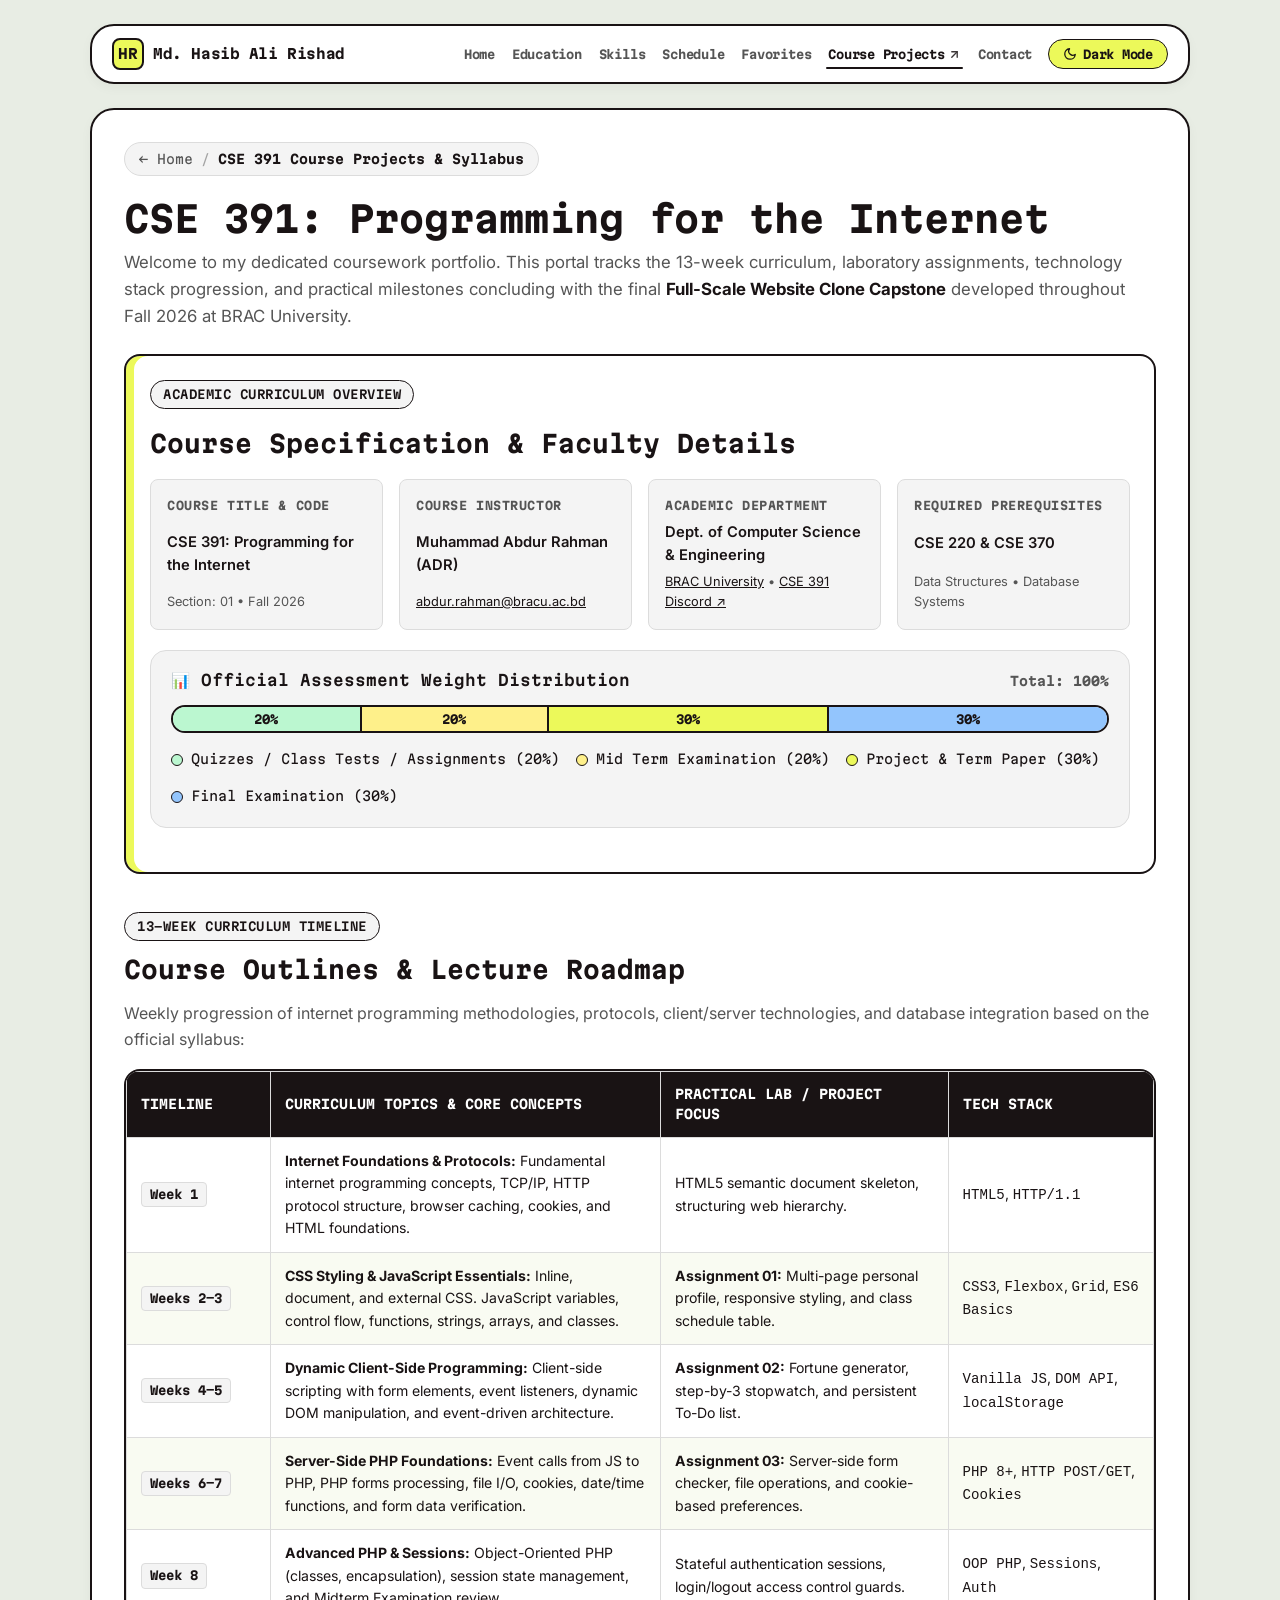
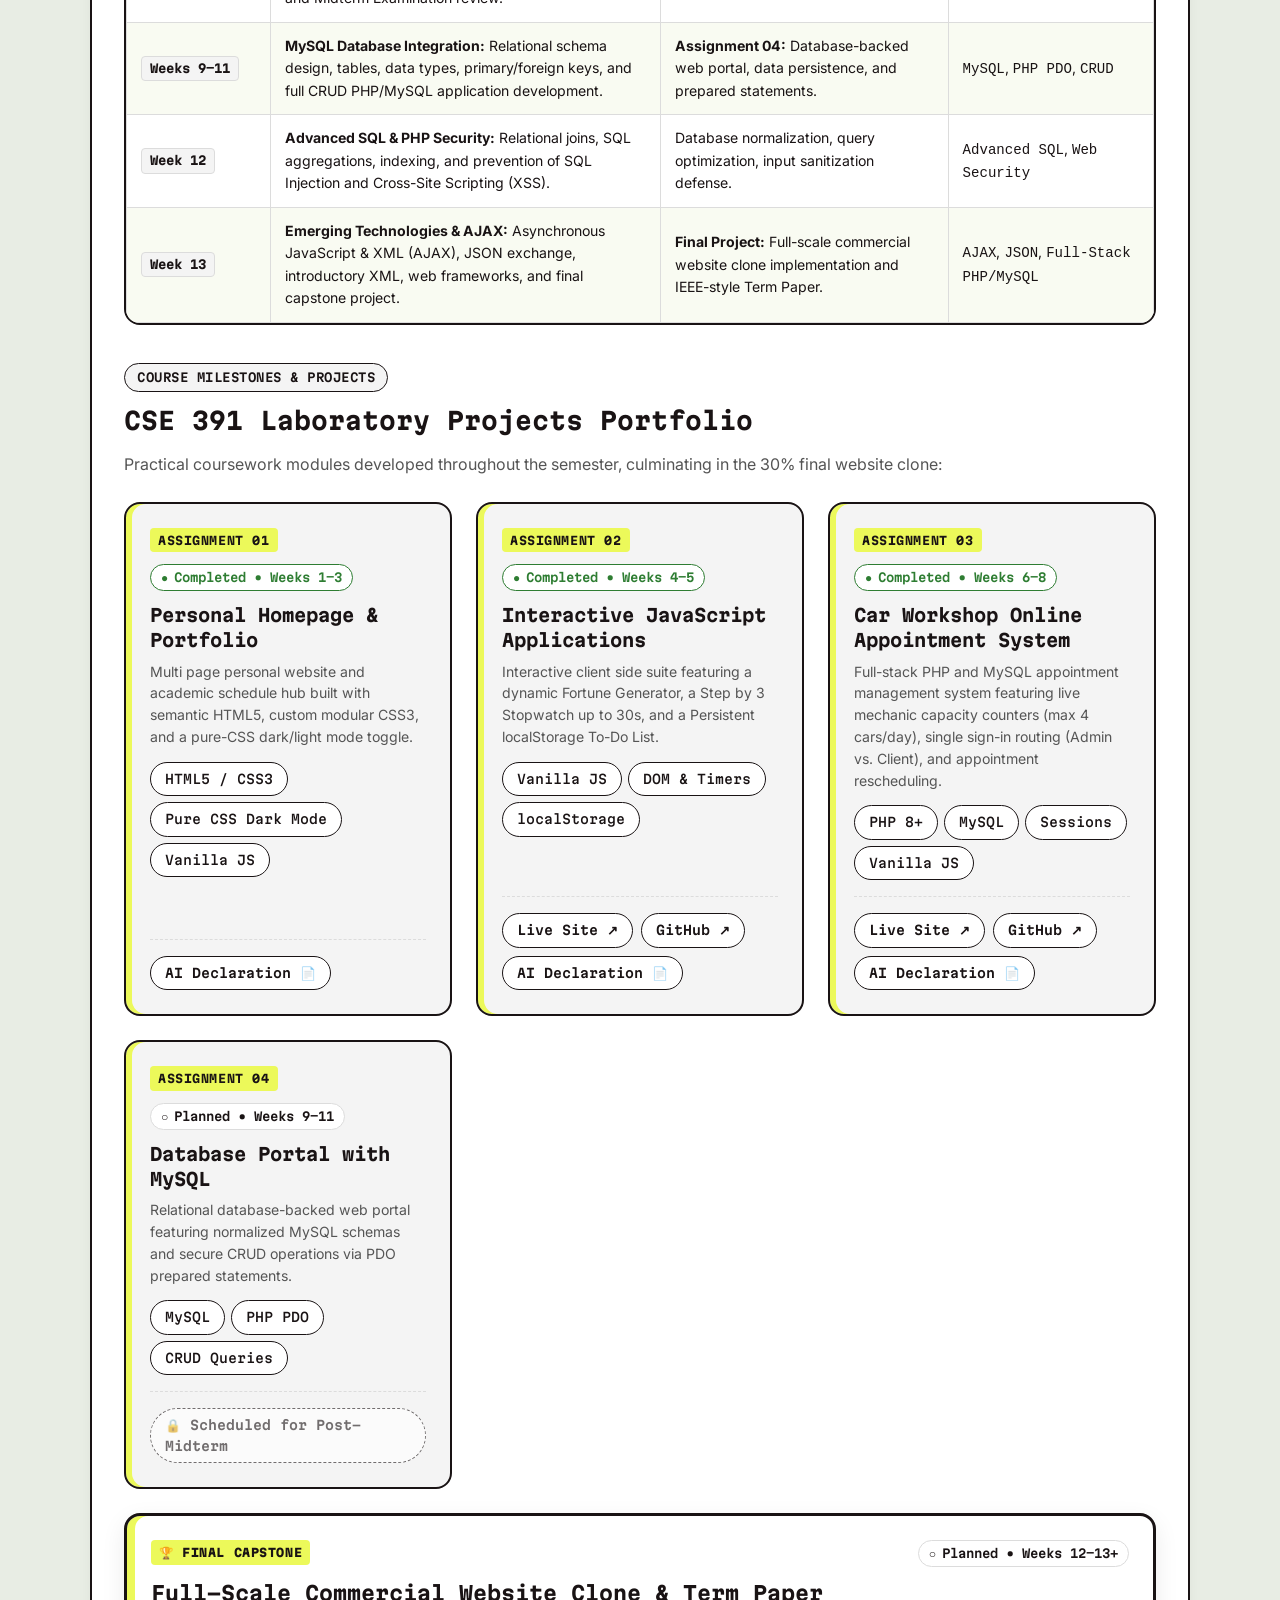
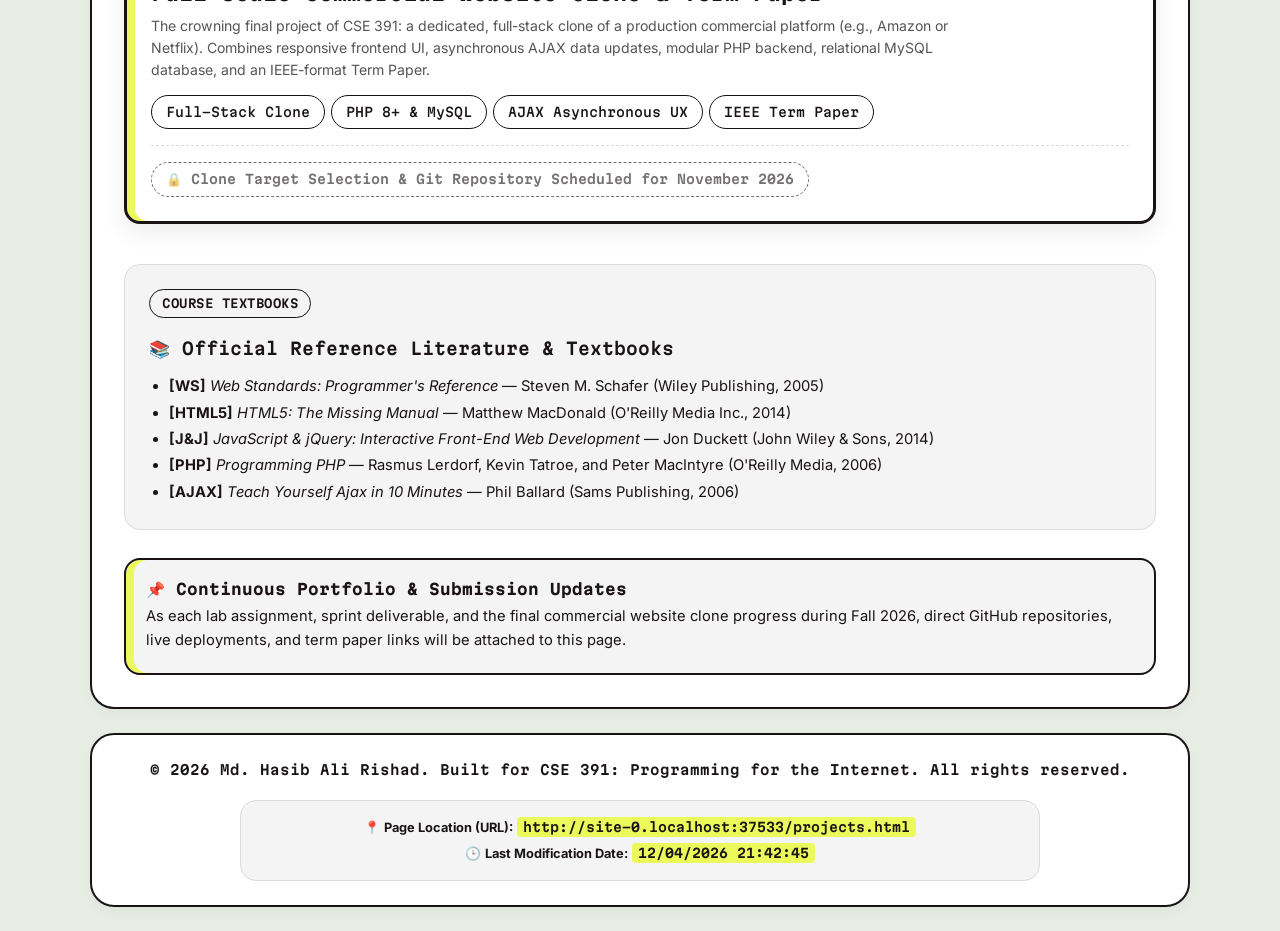
<file: projects.html>
<!DOCTYPE html>
<html lang="en">
<head>
    <!-- 1. Document Metadata & Character Encoding -->
    <meta charset="UTF-8">
    <meta name="viewport" content="width=device-width, initial-scale=1.0">
    <meta name="description" content="CSE 391: Programming for the Internet - Course Syllabus, Projects &amp; Capstone Clone Portfolio by Md. Hasib Ali Rishad">
    <meta name="author" content="Md. Hasib Ali Rishad">
    <title>Course Projects &amp; Syllabus | CSE 391 | Md. Hasib Ali Rishad</title>

    <!-- 2. Brand Favicons -->
    <link rel="icon" type="image/svg+xml" href="images/favicon.svg">
    <link rel="icon" type="image/png" sizes="64x64" href="images/favicon.png">
    <link rel="apple-touch-icon" href="images/favicon-256.png">

    <!-- 3. External Stylesheet -->
    <link rel="stylesheet" href="style.css">
</head>
<body>

    <!-- Pure CSS Dark/Light Mode State Checkbox + Immediate Theme Restore -->
    <input type="checkbox" id="theme-toggle" class="theme-toggle-input" aria-label="Toggle dark and light theme">
    <script>
        if (localStorage.getItem("site-theme") === "dark") {
            document.getElementById("theme-toggle").checked = true;
        }
    </script>

    <div class="theme-wrapper">
        <div class="page-wrapper">

            <!-- ==================================================================
                 Section 1: Site Header & Main Navigation
                 ================================================================== -->
            <header class="site-header">
                <!-- Pure CSS Mobile Drawer State Checkbox -->
                <input type="checkbox" id="nav-toggle" class="nav-toggle-input" aria-label="Toggle navigation menu">

                <a href="index.html" class="brand-badge" title="Md. Hasib Ali Rishad Homepage">
                    <span class="brand-logo">HR</span>
                    <span class="brand-name">Md. Hasib Ali Rishad</span>
                </a>

                <nav class="site-nav" aria-label="Main Navigation">
                    <a href="index.html" class="nav-link">Home</a>
                    <a href="index.html#education" class="nav-link">Education</a>
                    <a href="index.html#skills" class="nav-link">Skills</a>
                    <a href="index.html#schedule" class="nav-link">Schedule</a>
                    <a href="index.html#favorites" class="nav-link">Favorites</a>
                    <a href="projects.html" class="nav-link active" aria-current="page" title="CSE 391 Course Projects Subpage">
                        <span>Course Projects</span>
                        <svg class="subpage-arrow" width="13" height="13" viewBox="0 0 24 24" fill="none" stroke="currentColor" stroke-width="2.5" stroke-linecap="round" stroke-linejoin="round" aria-hidden="true">
                            <path d="M7 17L17 7"></path>
                            <path d="M7 7h10v10"></path>
                        </svg>
                    </a>
                    <a href="index.html#contact" class="nav-link">Contact</a>
                </nav>

                <!-- Far-Right Controls: Theme Pill Button & Mobile Hamburger -->
                <div class="header-actions">
                    <label for="theme-toggle" class="theme-toggle-label" title="Toggle Dark and Light Mode">
                        <span class="toggle-text-dark">
                            <svg width="14" height="14" viewBox="0 0 24 24" fill="none" stroke="currentColor" stroke-width="2.2" stroke-linecap="round" stroke-linejoin="round" aria-hidden="true">
                                <path d="M21 12.79A9 9 0 1 1 11.21 3 7 7 0 0 0 21 12.79z"></path>
                            </svg>
                            <span>Dark<span class="mode-word"> Mode</span></span>
                        </span>
                        <span class="toggle-text-light">
                            <svg width="14" height="14" viewBox="0 0 24 24" fill="none" stroke="currentColor" stroke-width="2.2" stroke-linecap="round" stroke-linejoin="round" aria-hidden="true">
                                <circle cx="12" cy="12" r="5"></circle>
                                <line x1="12" y1="1" x2="12" y2="3"></line>
                                <line x1="12" y1="21" x2="12" y2="23"></line>
                                <line x1="4.22" y1="4.22" x2="5.64" y2="5.64"></line>
                                <line x1="18.36" y1="18.36" x2="19.78" y2="19.78"></line>
                                <line x1="1" y1="12" x2="3" y2="12"></line>
                                <line x1="21" y1="12" x2="23" y2="12"></line>
                                <line x1="4.22" y1="19.78" x2="5.64" y2="18.36"></line>
                                <line x1="18.36" y1="5.64" x2="19.78" y2="4.22"></line>
                            </svg>
                            <span>Light<span class="mode-word"> Mode</span></span>
                        </span>
                    </label>

                    <label for="nav-toggle" class="nav-hamburger" title="Toggle navigation menu">
                        <span class="hamburger-bar"></span>
                        <span class="hamburger-bar"></span>
                        <span class="hamburger-bar"></span>
                    </label>
                </div>
            </header>

            <main>
                <section class="content-section">
                    <!-- ==============================================================
                         Section 2: Breadcrumb Navigation & Page Introduction
                         ============================================================== -->
                    <nav class="breadcrumb-nav" aria-label="Breadcrumb">
                        <ol class="breadcrumb-list">
                            <li class="breadcrumb-item"><a href="index.html">← Home</a></li>
                            <li class="breadcrumb-separator" aria-hidden="true">/</li>
                            <li class="breadcrumb-item active" aria-current="page">CSE 391 Course Projects &amp; Syllabus</li>
                        </ol>
                    </nav>

                    <h1>CSE 391: Programming for the Internet</h1>

                    <p style="font-size: 1.05rem; line-height: 1.6; margin-top: 8px;">
                        Welcome to my dedicated coursework portfolio. This portal tracks the 13-week curriculum, laboratory assignments, technology stack progression, and practical milestones concluding with the final <strong>Full-Scale Website Clone Capstone</strong> developed throughout Fall 2026 at BRAC University.
                    </p>

                    <!-- ==============================================================
                         Section 3: Course Specification & Assessment Weight Distribution
                         ============================================================== -->
                    <div class="course-overview-panel">
                        <span class="section-pill">Academic Curriculum Overview</span>
                        <h2 style="margin: 6px 0 12px 0;">Course Specification &amp; Faculty Details</h2>

                        <div class="course-meta-grid">
                            <div class="course-meta-card">
                                <span class="course-meta-label">Course Title &amp; Code</span>
                                <span class="course-meta-val">CSE 391: Programming for the Internet</span>
                                <span class="course-meta-sub">Section: 01 • Fall 2026</span>
                            </div>

                            <div class="course-meta-card">
                                <span class="course-meta-label">Course Instructor</span>
                                <span class="course-meta-val">Muhammad Abdur Rahman (ADR)</span>
                                <span class="course-meta-sub">
                                    <a href="mailto:abdur.rahman@bracu.ac.bd">abdur.rahman@bracu.ac.bd</a>
                                </span>
                            </div>

                            <div class="course-meta-card">
                                <span class="course-meta-label">Academic Department</span>
                                <span class="course-meta-val">Dept. of Computer Science &amp; Engineering</span>
                                <span class="course-meta-sub">
                                    <a href="https://www.bracu.ac.bd" target="_blank" rel="noopener noreferrer">BRAC University</a> •
                                    <a href="https://discord.gg/XfFEww3kM" target="_blank" rel="noopener noreferrer">CSE 391 Discord ↗</a>
                                </span>
                            </div>

                            <div class="course-meta-card">
                                <span class="course-meta-label">Required Prerequisites</span>
                                <span class="course-meta-val">CSE 220 &amp; CSE 370</span>
                                <span class="course-meta-sub">Data Structures • Database Systems</span>
                            </div>
                        </div>

                        <div class="grade-breakdown-box">
                            <div class="grade-header-row">
                                <h3 class="grade-header-title">
                                    📊 Official Assessment Weight Distribution
                                </h3>
                                <span class="grade-header-total">Total: 100%</span>
                            </div>

                            <div class="grade-breakdown-bar" title="Quizzes/Class Tests/Assignments: 20%, Mid Term Examination: 20%, Project &amp; Term Paper: 30%, Final: 30%">
                                <div class="grade-segment seg-assignments" title="Quizzes/Class Tests/Assignments: 20%">20%</div>
                                <div class="grade-segment seg-midterm" title="Mid Term Examination: 20%">20%</div>
                                <div class="grade-segment seg-project" title="Project &amp; Term Paper: 30%">30%</div>
                                <div class="grade-segment seg-final" title="Final Examination: 30%">30%</div>
                            </div>

                            <div class="grade-legend">
                                <div class="grade-legend-item">
                                    <span class="grade-dot dot-assignments"></span>
                                    <span>Quizzes / Class Tests / Assignments (20%)</span>
                                </div>
                                <div class="grade-legend-item">
                                    <span class="grade-dot dot-midterm"></span>
                                    <span>Mid Term Examination (20%)</span>
                                </div>
                                <div class="grade-legend-item">
                                    <span class="grade-dot dot-project"></span>
                                    <span>Project &amp; Term Paper (30%)</span>
                                </div>
                                <div class="grade-legend-item">
                                    <span class="grade-dot dot-final"></span>
                                    <span>Final Examination (30%)</span>
                                </div>
                            </div>
                        </div>
                    </div>

                    <!-- ==============================================================
                         Section 4: 13-Week Course Outline & Lecture Roadmap Table
                         ============================================================== -->
                    <div class="subpage-block">
                        <span class="section-pill">13-Week Curriculum Timeline</span>
                        <h2>Course Outlines &amp; Lecture Roadmap</h2>
                        <p>
                            Weekly progression of internet programming methodologies, protocols, client/server technologies, and database integration based on the official syllabus:
                        </p>

                        <div class="table-responsive">
                            <table class="syllabus-table" aria-label="13-Week CSE 391 Course Outline and Lab Progression">
                                <thead>
                                    <tr>
                                        <th scope="col" style="width: 14%;">Timeline</th>
                                        <th scope="col" style="width: 38%;">Curriculum Topics &amp; Core Concepts</th>
                                        <th scope="col" style="width: 28%;">Practical Lab / Project Focus</th>
                                        <th scope="col" style="width: 20%;">Tech Stack</th>
                                    </tr>
                                </thead>
                                <tbody>
                                    <tr>
                                        <td><span class="syllabus-week-badge">Week 1</span></td>
                                        <td>
                                            <strong>Internet Foundations &amp; Protocols:</strong> Fundamental internet programming concepts, TCP/IP, HTTP protocol structure, browser caching, cookies, and HTML foundations.
                                        </td>
                                        <td>HTML5 semantic document skeleton, structuring web hierarchy.</td>
                                        <td><code>HTML5</code>, <code>HTTP/1.1</code></td>
                                    </tr>
                                    <tr>
                                        <td><span class="syllabus-week-badge">Weeks 2–3</span></td>
                                        <td>
                                            <strong>CSS Styling &amp; JavaScript Essentials:</strong> Inline, document, and external CSS. JavaScript variables, control flow, functions, strings, arrays, and classes.
                                        </td>
                                        <td>
                                            <strong>Assignment 01:</strong> Multi-page personal profile, responsive styling, and class schedule table.
                                        </td>
                                        <td><code>CSS3</code>, <code>Flexbox</code>, <code>Grid</code>, <code>ES6 Basics</code></td>
                                    </tr>
                                    <tr>
                                        <td><span class="syllabus-week-badge">Weeks 4–5</span></td>
                                        <td>
                                            <strong>Dynamic Client-Side Programming:</strong> Client-side scripting with form elements, event listeners, dynamic DOM manipulation, and event-driven architecture.
                                        </td>
                                        <td>
                                            <strong>Assignment 02:</strong> Fortune generator, step-by-3 stopwatch, and persistent To-Do list.
                                        </td>
                                        <td><code>Vanilla JS</code>, <code>DOM API</code>, <code>localStorage</code></td>
                                    </tr>
                                    <tr>
                                        <td><span class="syllabus-week-badge">Weeks 6–7</span></td>
                                        <td>
                                            <strong>Server-Side PHP Foundations:</strong> Event calls from JS to PHP, PHP forms processing, file I/O, cookies, date/time functions, and form data verification.
                                        </td>
                                        <td>
                                            <strong>Assignment 03:</strong> Server-side form checker, file operations, and cookie-based preferences.
                                        </td>
                                        <td><code>PHP 8+</code>, <code>HTTP POST/GET</code>, <code>Cookies</code></td>
                                    </tr>
                                    <tr>
                                        <td><span class="syllabus-week-badge">Week 8</span></td>
                                        <td>
                                            <strong>Advanced PHP &amp; Sessions:</strong> Object-Oriented PHP (classes, encapsulation), session state management, and Midterm Examination review.
                                        </td>
                                        <td>Stateful authentication sessions, login/logout access control guards.</td>
                                        <td><code>OOP PHP</code>, <code>Sessions</code>, <code>Auth</code></td>
                                    </tr>
                                    <tr>
                                        <td><span class="syllabus-week-badge">Weeks 9–11</span></td>
                                        <td>
                                            <strong>MySQL Database Integration:</strong> Relational schema design, tables, data types, primary/foreign keys, and full CRUD PHP/MySQL application development.
                                        </td>
                                        <td>
                                            <strong>Assignment 04:</strong> Database-backed web portal, data persistence, and prepared statements.
                                        </td>
                                        <td><code>MySQL</code>, <code>PHP PDO</code>, <code>CRUD</code></td>
                                    </tr>
                                    <tr>
                                        <td><span class="syllabus-week-badge">Week 12</span></td>
                                        <td>
                                            <strong>Advanced SQL &amp; PHP Security:</strong> Relational joins, SQL aggregations, indexing, and prevention of SQL Injection and Cross-Site Scripting (XSS).
                                        </td>
                                        <td>Database normalization, query optimization, input sanitization defense.</td>
                                        <td><code>Advanced SQL</code>, <code>Web Security</code></td>
                                    </tr>
                                    <tr>
                                        <td><span class="syllabus-week-badge">Week 13</span></td>
                                        <td>
                                            <strong>Emerging Technologies &amp; AJAX:</strong> Asynchronous JavaScript &amp; XML (AJAX), JSON exchange, introductory XML, web frameworks, and final capstone project.
                                        </td>
                                        <td>
                                            <strong>Final Project:</strong> Full-scale commercial website clone implementation and IEEE-style Term Paper.
                                        </td>
                                        <td><code>AJAX</code>, <code>JSON</code>, <code>Full-Stack PHP/MySQL</code></td>
                                    </tr>
                                </tbody>
                            </table>
                        </div>
                    </div>

                    <!-- ==============================================================
                         Section 5: CSE 391 Laboratory Projects & Capstone Showcase
                         ============================================================== -->
                    <div class="subpage-block">
                        <span class="section-pill">Course Milestones &amp; Projects</span>
                        <h2>CSE 391 Laboratory Projects Portfolio</h2>
                        <p>
                            Practical coursework modules developed throughout the semester, culminating in the 30% final website clone:
                        </p>

                        <div class="project-grid">
                            <!-- Card 1: Assignment 01 (Completed) -->
                            <article class="project-card completed">
                                <div>
                                    <div class="project-card-top">
                                        <span class="project-milestone-tag">Assignment 01</span>
                                        <span class="project-status-pill status-active">
                                            <span>●</span> Completed • Weeks 1–3
                                        </span>
                                    </div>

                                    <h3 class="project-title">Personal Homepage &amp; Portfolio</h3>

                                    <p class="project-desc">
                                        Multi page personal website and academic schedule hub built with semantic HTML5, custom modular CSS3, and a pure-CSS dark/light mode toggle.
                                    </p>

                                    <div class="project-tags-container">
                                        <span class="skill-pill">HTML5 / CSS3</span>
                                        <span class="skill-pill">Pure CSS Dark Mode</span>
                                        <span class="skill-pill">Vanilla JS</span>
                                    </div>
                                </div>

                                <div class="project-actions">
                                    <a href="docs/AI_Declaration.txt" target="_blank" rel="noopener noreferrer" class="btn-project-link">
                                        AI Declaration 📄
                                    </a>
                                </div>
                            </article>

                            <!-- Card 2: Assignment 02 (Completed) -->
                            <article class="project-card completed">
                                <div>
                                    <div class="project-card-top">
                                        <span class="project-milestone-tag">Assignment 02</span>
                                        <span class="project-status-pill status-active">
                                            <span>●</span> Completed • Weeks 4–5
                                        </span>
                                    </div>

                                    <h3 class="project-title">Interactive JavaScript Applications</h3>

                                    <p class="project-desc">
                                        Interactive client side suite featuring a dynamic Fortune Generator, a Step by 3 Stopwatch up to 30s, and a Persistent localStorage To-Do List.
                                    </p>

                                    <div class="project-tags-container">
                                        <span class="skill-pill">Vanilla JS</span>
                                        <span class="skill-pill">DOM &amp; Timers</span>
                                        <span class="skill-pill">localStorage</span>
                                    </div>
                                </div>

                                <div class="project-actions">
                                    <a href="https://hasib-ali-rishad.github.io/CSE391-Assignment-02/" target="_blank" rel="noopener noreferrer" class="btn-project-link">
                                        Live Site ↗
                                    </a>
                                    <a href="https://github.com/HASIB-ALI-RISHAD/CSE391-Assignment-02" target="_blank" rel="noopener noreferrer" class="btn-project-link">
                                        GitHub ↗
                                    </a>
                                    <a href="https://hasib-ali-rishad.github.io/CSE391-Assignment-02/docs/AI_Declaration.txt" target="_blank" rel="noopener noreferrer" class="btn-project-link">
                                        AI Declaration 📄
                                    </a>
                                </div>
                            </article>

                            <!-- Card 3: Assignment 03 (Completed) -->
                            <article class="project-card completed">
                                <div>
                                    <div class="project-card-top">
                                        <span class="project-milestone-tag">Assignment 03</span>
                                        <span class="project-status-pill status-active">
                                            <span>●</span> Completed • Weeks 6–8
                                        </span>
                                    </div>

                                    <h3 class="project-title">Car Workshop Online Appointment System</h3>

                                    <p class="project-desc">
                                        Full-stack PHP and MySQL appointment management system featuring live mechanic capacity counters (max 4 cars/day), single sign-in routing (Admin vs. Client), and appointment rescheduling.
                                    </p>

                                    <div class="project-tags-container">
                                        <span class="skill-pill">PHP 8+</span>
                                        <span class="skill-pill">MySQL</span>
                                        <span class="skill-pill">Sessions</span>
                                        <span class="skill-pill">Vanilla JS</span>
                                    </div>
                                </div>

                                <div class="project-actions">
                                    <a href="https://hr-workshop.freehosting.dev/" target="_blank" rel="noopener noreferrer" class="btn-project-link">
                                        Live Site ↗
                                    </a>
                                    <a href="https://github.com/HASIB-ALI-RISHAD/CSE391-Assignment-03" target="_blank" rel="noopener noreferrer" class="btn-project-link">
                                        GitHub ↗
                                    </a>
                                    <a href="https://github.com/HASIB-ALI-RISHAD/CSE391-Assignment-03/blob/main/docs/AI_Declaration.txt" target="_blank" rel="noopener noreferrer" class="btn-project-link">
                                        AI Declaration 📄
                                    </a>
                                </div>
                            </article>

                            <!-- Card 4: Assignment 04 (Planned) -->
                            <article class="project-card">
                                <div>
                                    <div class="project-card-top">
                                        <span class="project-milestone-tag">Assignment 04</span>
                                        <span class="project-status-pill">
                                            <span>○</span> Planned • Weeks 9–11
                                        </span>
                                    </div>

                                    <h3 class="project-title">Database Portal with MySQL</h3>

                                    <p class="project-desc">
                                        Relational database-backed web portal featuring normalized MySQL schemas and secure CRUD operations via PDO prepared statements.
                                    </p>

                                    <div class="project-tags-container">
                                        <span class="skill-pill">MySQL</span>
                                        <span class="skill-pill">PHP PDO</span>
                                        <span class="skill-pill">CRUD Queries</span>
                                    </div>
                                </div>

                                <div class="project-actions">
                                    <span class="btn-project-link disabled">
                                        🔒 Scheduled for Post-Midterm
                                    </span>
                                </div>
                            </article>

                            <!-- Card 5: Final Capstone Project (30% Weight) -->
                            <article class="project-card capstone-featured">
                                <div>
                                    <div class="project-card-top">
                                        <span class="project-milestone-tag" style="font-weight: 800;">
                                            🏆 Final Capstone
                                        </span>
                                        <span class="project-status-pill">
                                            <span>○</span> Planned • Weeks 12–13+
                                        </span>
                                    </div>

                                    <h3 class="project-title" style="font-size: 1.25rem;">
                                        Full-Scale Commercial Website Clone &amp; Term Paper
                                    </h3>

                                    <p class="project-desc" style="max-width: 820px;">
                                        The crowning final project of CSE 391: a dedicated, full-stack clone of a production commercial platform (e.g., Amazon or Netflix). Combines responsive frontend UI, asynchronous AJAX data updates, modular PHP backend, relational MySQL database, and an IEEE-format Term Paper.
                                    </p>

                                    <div class="project-tags-container">
                                        <span class="skill-pill">Full-Stack Clone</span>
                                        <span class="skill-pill">PHP 8+ &amp; MySQL</span>
                                        <span class="skill-pill">AJAX Asynchronous UX</span>
                                        <span class="skill-pill">IEEE Term Paper</span>
                                    </div>
                                </div>

                                <div class="project-actions">
                                    <span class="btn-project-link disabled">
                                        🔒 Clone Target Selection &amp; Git Repository Scheduled for November 2026
                                    </span>
                                </div>
                            </article>
                        </div>
                    </div>

                    <!-- ==============================================================
                         Section 6: Official Reference Literature & Portfolio Notice
                         ============================================================== -->
                    <div class="reference-box">
                        <span class="section-pill">Course Textbooks</span>
                        <h3 class="reference-heading">
                            📚 Official Reference Literature &amp; Textbooks
                        </h3>
                        <ul class="reference-list">
                            <li><strong>[WS]</strong> <em>Web Standards: Programmer's Reference</em> — Steven M. Schafer (Wiley Publishing, 2005)</li>
                            <li><strong>[HTML5]</strong> <em>HTML5: The Missing Manual</em> — Matthew MacDonald (O'Reilly Media Inc., 2014)</li>
                            <li><strong>[J&amp;J]</strong> <em>JavaScript &amp; jQuery: Interactive Front-End Web Development</em> — Jon Duckett (John Wiley &amp; Sons, 2014)</li>
                            <li><strong>[PHP]</strong> <em>Programming PHP</em> — Rasmus Lerdorf, Kevin Tatroe, and Peter MacIntyre (O'Reilly Media, 2006)</li>
                            <li><strong>[AJAX]</strong> <em>Teach Yourself Ajax in 10 Minutes</em> — Phil Ballard (Sams Publishing, 2006)</li>
                        </ul>
                    </div>

                    <div class="portfolio-notice-box">
                        <h4 class="portfolio-notice-title">
                            📌 Continuous Portfolio &amp; Submission Updates
                        </h4>
                        <p class="portfolio-notice-copy">
                            As each lab assignment, sprint deliverable, and the final commercial website clone progress during Fall 2026, direct GitHub repositories, live deployments, and term paper links will be attached to this page.
                        </p>
                    </div>
                </section>
            </main>

            <!-- ==================================================================
                 Section 7: Site Footer & Live Page Metadata
                 ================================================================== -->
            <footer class="site-footer">
                <p class="footer-credits">
                    &copy; 2026 Md. Hasib Ali Rishad. Built for CSE 391: Programming for the Internet. All rights reserved.
                </p>

                <div class="footer-meta-box">
                    <p class="footer-meta-item">
                        📍 <strong>Page Location (URL):</strong> <code id="page-location">Loading location...</code>
                    </p>
                    <p class="footer-meta-item">
                        🕒 <strong>Last Modification Date:</strong> <code id="last-modified">Loading date...</code>
                    </p>
                </div>
            </footer>

        </div><!-- /.page-wrapper -->
    </div><!-- /.theme-wrapper -->

    <!-- ==================================================================
         Section 8: External JavaScript (Page URL, Modified Date & Theme Sync)
         ================================================================== -->
    <script src="script.js"></script>
</body>
</html>
</file>
<file: style.css>
/* ==========================================================================
   CSE 391: Assignment 1 — Personal Homepage & Course Portfolio Stylesheet
   Author: Md. Hasib Ali Rishad (Student ID: 23101389)
   Theme: ZenCrypto Minimalist Palette (Sage Light Mode / Neon-Lime Dark Mode)
   Tech Stack: 100% Vanilla CSS3 (Custom Properties, Grid, Flexbox, Keyframes)
   ========================================================================== */

/* Google Fonts: Martian Mono (Headings & UI) and Inter (Body Copy) */
@import url('https://fonts.googleapis.com/css2?family=Martian+Mono:wght@400;500;600;700&family=Inter:wght@400;500;600&display=swap');

/* --------------------------------------------------------------------------
   1. CSS Custom Properties — Light Mode (Default)
   -------------------------------------------------------------------------- */
:root {
    --bg-page: #e8ede4;             /* Soft light sage page background */
    --card-bg: #ffffff;             /* Crisp white section surface */
    --card-subtle: #f4f4f4;         /* Subtle neutral inner card fill */
    --card-hover: #ffffff;          /* Elevated card hover surface */
    --text-primary: #191314;        /* Deep charcoal primary text */
    --text-muted: #555555;          /* Muted secondary body text */
    --accent-lime: #ecf95a;         /* Signature lime-yellow accent */
    --link-color: #191314;          /* Standard hyperlink text */
    --link-hover: #4a5d00;          /* Olive-lime hyperlink hover */
    --border-color: #191314;        /* Bold structural border */
    --border-subtle: #dcdcdc;       /* Subtle inner divider border */
    --table-head-bg: #191314;       /* Table header background */
    --table-head-text: #ffffff;     /* Table header text */
    --table-stripe: #f9fbf2;        /* Alternating table row tint */
    --table-hover: #f1f7d6;         /* Table row hover highlight */
    --btn-bg: #191314;              /* Primary button hover fill */
    --btn-text: #ffffff;            /* Primary button hover text */
    --photo-card-bg: #ecf95a;       /* Portrait card frame fill */
    --photo-caption: #191314;       /* Portrait caption color */
    --radius-sm: 8px;
    --radius-md: 16px;
    --radius-lg: 24px;
    --radius-pill: 9999px;
    --font-heading: 'Martian Mono', monospace, sans-serif;
    --font-body: 'Inter', -apple-system, BlinkMacSystemFont, 'Segoe UI', Roboto, sans-serif;
    --transition: all 0.25s ease;
}

/* --------------------------------------------------------------------------
   2. CSS Custom Properties — Dark Mode (Bonus Challenge 2: Pure CSS Toggle)
   Activated when the hidden #theme-toggle checkbox is checked.
   -------------------------------------------------------------------------- */
#theme-toggle:checked ~ .theme-wrapper {
    --bg-page: #0f110c;             /* Deep obsidian-olive page background */
    --card-bg: #181b14;             /* Charcoal section card surface */
    --card-subtle: #22271c;         /* Elevated inner container fill */
    --card-hover: #2a3023;          /* Subtle dark card hover state */
    --text-primary: #f4f6f0;        /* High-contrast off-white text */
    --text-muted: #b8c2ad;          /* Readable sage-gray secondary text */
    --accent-lime: #ecf95a;         /* Signature neon-lime accent */
    --link-color: #ecf95a;          /* High-visibility lime links */
    --link-hover: #ffffff;          /* Crisp white link hover */
    --border-color: #ecf95a;        /* Neon-lime structural borders */
    --border-subtle: #363e2d;       /* Muted olive inner border */
    --table-head-bg: #252b1e;       /* Dark olive table header */
    --table-head-text: #ecf95a;     /* Neon-lime table header text */
    --table-stripe: #1d2118;        /* Dark alternating table row */
    --table-hover: #2c3324;         /* Dark table row hover highlight */
    --btn-bg: #ecf95a;              /* Lime button hover fill */
    --btn-text: #191314;            /* Charcoal button hover text */
    --photo-card-bg: #22271c;       /* Dark portrait frame fill */
    --photo-caption: #ecf95a;       /* Lime portrait caption */
}

/* --------------------------------------------------------------------------
   3. Keyframe Animations (Bonus Challenge 3: Pure CSS Visual Motion)
   -------------------------------------------------------------------------- */
@keyframes fadeInUp {
    from {
        opacity: 0;
        transform: translateY(16px);
    }
    to {
        opacity: 1;
        transform: translateY(0);
    }
}

@keyframes pulseDot {
    0% {
        transform: scale(0.95);
        box-shadow: 0 0 0 0 rgba(56, 176, 0, 0.7);
    }
    70% {
        transform: scale(1.1);
        box-shadow: 0 0 0 8px rgba(56, 176, 0, 0);
    }
    100% {
        transform: scale(0.95);
        box-shadow: 0 0 0 0 rgba(56, 176, 0, 0);
    }
}

@keyframes floatCard {
    0%, 100% {
        transform: translateY(0px);
    }
    50% {
        transform: translateY(-6px);
    }
}

/* --------------------------------------------------------------------------
   4. Base Reset, Typography & Page Layout
   -------------------------------------------------------------------------- */
* {
    box-sizing: border-box;
    margin: 0;
    padding: 0;
}

html {
    scroll-behavior: smooth;
}

body {
    font-family: var(--font-body);
    line-height: 1.6;
    background-color: var(--bg-page);
    color: var(--text-primary);
}

/* Full-viewport wrapper carrying CSS custom properties for active theme */
.theme-wrapper {
    min-height: 100vh;
    width: 100%;
    overflow-x: clip;
    background-color: var(--bg-page);
    color: var(--text-primary);
    padding: 24px 16px;
    transition: background-color 0.3s ease, color 0.3s ease;
}

/* Centered max-width container */
.page-wrapper {
    max-width: 1100px;
    margin: 0 auto;
    color: var(--text-primary);
}

h1, h2, h3, h4 {
    font-family: var(--font-heading);
    color: var(--text-primary);
    line-height: 1.25;
}

h1 {
    font-size: 2.25rem;
    font-weight: 700;
    margin-bottom: 8px;
}

h2 {
    font-size: 1.5rem;
    font-weight: 700;
    margin-bottom: 16px;
    display: flex;
    align-items: center;
    gap: 12px;
}

h3 {
    font-size: 1.15rem;
    font-weight: 600;
    margin-bottom: 8px;
}

p {
    margin-bottom: 12px;
    color: var(--text-muted);
}

strong, b {
    color: var(--text-primary);
}

a {
    color: var(--link-color);
    text-decoration: underline;
    transition: var(--transition);
}

a:hover {
    color: var(--link-hover);
}

/* --------------------------------------------------------------------------
   5. Dark / Light Mode Toggle Switch (Bonus Challenge 2)
   -------------------------------------------------------------------------- */
.theme-toggle-input,
.nav-toggle-input {
    display: none;
}

.theme-toggle-label {
    display: inline-flex;
    align-items: center;
    justify-content: center;
    background-color: var(--accent-lime);
    color: #191314;
    border: 1.5px solid #191314;
    padding: 7px 14px;
    border-radius: var(--radius-pill);
    font-family: var(--font-heading);
    font-size: 0.74rem;
    font-weight: 700;
    letter-spacing: -0.02em;
    line-height: 1.2;
    white-space: nowrap;
    cursor: pointer;
    user-select: none;
    transition: var(--transition);
}

.theme-toggle-label:hover {
    background-color: #191314;
    border-color: #191314;
    color: var(--accent-lime);
    transform: translateY(-1px);
    box-shadow: 0 4px 12px rgba(0, 0, 0, 0.12);
}

#theme-toggle:checked ~ .theme-wrapper .theme-toggle-label {
    background-color: var(--accent-lime);
    color: #191314;
    border-color: var(--accent-lime);
}

#theme-toggle:checked ~ .theme-wrapper .theme-toggle-label:hover {
    background-color: #f6ff85;
    border-color: #ffffff;
    color: #191314;
    box-shadow: 0 4px 14px rgba(236, 249, 90, 0.28);
}

/* Swap monochrome moon/sun SVG icons according to active mode */
.toggle-text-dark {
    display: inline-flex;
    align-items: center;
    gap: 6px;
}

.toggle-text-light {
    display: none;
    align-items: center;
    gap: 6px;
}

#theme-toggle:checked ~ .theme-wrapper .toggle-text-dark {
    display: none;
}

#theme-toggle:checked ~ .theme-wrapper .toggle-text-light {
    display: inline-flex;
}

/* --------------------------------------------------------------------------
   6. Site Header, Navigation & Breadcrumbs (Part 1, Item 2)
   -------------------------------------------------------------------------- */
.site-header {
    background-color: var(--card-bg);
    border: 2px solid var(--border-color);
    border-radius: var(--radius-lg);
    padding: 12px 20px;
    margin-bottom: 24px;
    display: flex;
    flex-direction: row;
    align-items: center;
    gap: 14px;
    box-shadow: 0 4px 12px rgba(0, 0, 0, 0.04);
    transition: background-color 0.3s ease, border-color 0.3s ease, box-shadow 0.3s ease;
}

#theme-toggle:checked ~ .theme-wrapper .site-header {
    box-shadow: 0 8px 24px rgba(0, 0, 0, 0.35);
}

.brand-badge {
    display: inline-flex;
    align-items: center;
    gap: 9px;
    text-decoration: none;
    flex-shrink: 0;
}

.brand-badge:hover {
    opacity: 0.88;
}

.brand-logo {
    display: inline-flex;
    align-items: center;
    justify-content: center;
    flex-shrink: 0;
    width: 32px;
    height: 32px;
    background-color: var(--accent-lime);
    color: #191314;
    border: 2px solid #191314;
    border-radius: var(--radius-sm);
    font-family: var(--font-heading);
    font-weight: 700;
    font-size: 0.86rem;
}

.brand-name {
    font-family: var(--font-heading);
    font-size: 0.86rem;
    font-weight: 700;
    letter-spacing: -0.03em;
    color: var(--text-primary);
    white-space: nowrap;
}

/* Navigation links pushed right alongside the Dark Mode pill */
.site-nav {
    display: flex;
    align-items: center;
    margin-left: auto;
    gap: 13px;
}

.nav-link {
    position: relative;
    display: inline-flex;
    align-items: center;
    gap: 3px;
    font-family: var(--font-heading);
    font-size: 0.74rem;
    font-weight: 700;
    letter-spacing: -0.02em;
    text-decoration: none;
    color: var(--text-muted);
    padding: 6px 2px;
    white-space: nowrap;
    transition: color 0.2s ease;
}

.nav-link::after {
    content: "";
    position: absolute;
    left: 0;
    right: 0;
    bottom: 0;
    height: 2px;
    border-radius: 2px;
    background-color: var(--text-primary);
    transform: scaleX(0);
    transform-origin: center;
    transition: transform 0.22s ease, background-color 0.22s ease;
}

#theme-toggle:checked ~ .theme-wrapper .nav-link::after {
    background-color: var(--accent-lime);
}

.nav-link:hover {
    color: var(--text-primary);
}

.nav-link:hover::after {
    transform: scaleX(1);
}

.nav-link.active {
    color: var(--text-primary);
    font-weight: 700;
}

.nav-link.active::after {
    background-color: var(--text-primary);
    transform: scaleX(1);
}

.subpage-arrow {
    flex-shrink: 0;
    opacity: 0.85;
    transition: transform 0.2s ease, opacity 0.2s ease;
}

.nav-link:hover .subpage-arrow {
    opacity: 1;
    transform: translate(1.5px, -1.5px);
}

/* Far-right header controls */
.header-actions {
    display: inline-flex;
    align-items: center;
    gap: 10px;
    flex-shrink: 0;
}

/* Pure-CSS Mobile Hamburger Trigger (hidden on desktop) */
.nav-hamburger {
    display: none;
    flex-direction: column;
    justify-content: center;
    align-items: center;
    gap: 4px;
    width: 38px;
    height: 38px;
    border-radius: 10px;
    border: 1.5px solid var(--border-color);
    background-color: var(--card-subtle);
    cursor: pointer;
    user-select: none;
    transition: var(--transition);
}

.nav-hamburger:hover {
    background-color: var(--accent-lime);
    border-color: #191314;
}

.nav-hamburger:hover .hamburger-bar {
    background-color: #191314;
}

.hamburger-bar {
    display: block;
    width: 18px;
    height: 2px;
    border-radius: 2px;
    background-color: var(--text-primary);
    transition: transform 0.25s ease, opacity 0.2s ease, background-color 0.2s ease;
}

/* Breadcrumb navigation for subpages */
.breadcrumb-nav {
    margin-bottom: 20px;
}

.breadcrumb-list {
    display: inline-flex;
    flex-wrap: wrap;
    align-items: center;
    gap: 8px;
    list-style: none;
    padding: 6px 14px;
    margin: 0;
    font-family: var(--font-heading);
    font-size: 0.8rem;
    background-color: var(--card-subtle);
    border: 1px solid var(--border-subtle);
    border-radius: var(--radius-pill);
}

.breadcrumb-item {
    display: inline-flex;
    align-items: center;
}

.breadcrumb-item a {
    color: var(--text-muted);
    text-decoration: none;
    transition: var(--transition);
}

.breadcrumb-item a:hover {
    color: var(--text-primary);
    text-decoration: underline;
}

.breadcrumb-separator {
    color: var(--text-muted);
    user-select: none;
    opacity: 0.5;
}

.breadcrumb-item.active {
    color: var(--text-primary);
    font-weight: 700;
}

/* --------------------------------------------------------------------------
   7. Content Sections & Tag Pills (Part 1, Items 1 & 4)
   -------------------------------------------------------------------------- */
.content-section {
    background-color: var(--card-bg);
    border: 2px solid var(--border-color);
    border-radius: var(--radius-lg);
    padding: 32px;
    margin-bottom: 24px;
    box-shadow: 0 4px 12px rgba(0, 0, 0, 0.04);
    animation: fadeInUp 0.6s ease-out both;
    transition: background-color 0.3s ease, border-color 0.3s ease;
}

.section-pill {
    display: inline-block;
    background-color: var(--card-subtle);
    border: 1px solid var(--border-color);
    padding: 4px 12px;
    border-radius: var(--radius-pill);
    font-family: var(--font-heading);
    font-size: 0.75rem;
    font-weight: 600;
    text-transform: uppercase;
    letter-spacing: 0.5px;
    margin-bottom: 14px;
    color: var(--text-primary);
}

/* --------------------------------------------------------------------------
   8. Hero Section, Profile Photo & Info Badges (Part 1, Items 1 & 3)
   -------------------------------------------------------------------------- */
.hero-grid {
    display: grid;
    grid-template-columns: 1.4fr 1fr;
    gap: 32px;
    align-items: center;
}

.hero-text {
    display: flex;
    flex-direction: column;
}

.hero-status {
    display: inline-flex;
    align-items: center;
    gap: 8px;
    font-family: var(--font-heading);
    font-size: 0.8rem;
    margin-bottom: 12px;
    color: var(--text-muted);
}

.status-dot {
    width: 10px;
    height: 10px;
    background-color: #38b000;
    border-radius: 50%;
    display: inline-block;
    animation: pulseDot 1.8s infinite;
}

.hero-title {
    font-size: clamp(1.65rem, 3.8vw, 2.45rem);
    font-weight: 700;
    margin-bottom: 8px;
    color: var(--text-primary);
}

.hero-subtitle {
    font-size: 1.1rem;
    color: var(--text-muted);
    margin-bottom: 18px;
}

.hero-bio {
    font-size: 0.98rem;
    line-height: 1.7;
    margin-bottom: 20px;
    color: var(--text-muted);
}

/* Local portrait frame & social profile pills */
.hero-photo-wrapper {
    display: flex;
    flex-direction: column;
    justify-content: center;
    align-items: center;
}

.photo-card {
    background-color: var(--photo-card-bg);
    border: 2px solid var(--border-color);
    border-radius: var(--radius-lg);
    padding: 16px;
    text-align: center;
    max-width: 320px;
    width: 100%;
    animation: floatCard 4s ease-in-out infinite;
    transition: var(--transition);
    box-shadow: 0 4px 16px rgba(0, 0, 0, 0.08);
}

.photo-card:hover {
    transform: translateY(-4px);
}

.profile-img {
    width: 100%;
    height: auto;
    object-fit: contain;
    border-radius: var(--radius-md);
    border: 2px solid var(--border-color);
    display: block;
    background-color: transparent;
}

.photo-caption {
    margin-top: 10px;
    margin-bottom: 0;
    font-family: var(--font-heading);
    font-size: 0.8rem;
    font-weight: 700;
    color: var(--photo-caption);
}

.profile-social-links {
    display: flex;
    flex-wrap: wrap;
    gap: 8px;
    justify-content: center;
    margin-top: 14px;
    max-width: 320px;
    width: 100%;
}

.social-pill-link {
    display: inline-flex;
    align-items: center;
    gap: 6px;
    background-color: var(--card-subtle);
    border: 1px solid var(--border-color);
    padding: 6px 12px;
    border-radius: var(--radius-pill);
    font-family: var(--font-heading);
    font-size: 0.76rem;
    font-weight: 600;
    color: var(--text-primary);
    text-decoration: none;
    transition: var(--transition);
}

.social-pill-link:hover {
    background-color: var(--accent-lime);
    color: #191314;
    border-color: #191314;
    transform: translateY(-2px);
    box-shadow: 0 4px 10px rgba(0, 0, 0, 0.1);
}

/* Personal info badges grid */
.info-badges-grid {
    display: grid;
    grid-template-columns: repeat(auto-fit, minmax(min(100%, 200px), 1fr));
    gap: 12px;
    margin-top: 16px;
}

.info-item {
    background-color: var(--card-subtle);
    border: 1px solid var(--border-subtle);
    border-radius: var(--radius-md);
    padding: 12px 16px;
    min-width: 0;
    transition: var(--transition);
}

.info-item:hover {
    border-color: var(--border-color);
}

.info-label {
    font-family: var(--font-heading);
    font-size: 0.72rem;
    text-transform: uppercase;
    color: var(--text-muted);
    display: block;
    margin-bottom: 4px;
}

.info-value {
    font-size: 0.9rem;
    font-weight: 600;
    color: var(--text-primary);
    overflow-wrap: anywhere;
}

/* --------------------------------------------------------------------------
   9. Favorite Quote & Web Image Card (Part 2, Item 2 & Part 3, Item 1)
   -------------------------------------------------------------------------- */
.quote-container {
    background-color: var(--card-bg);
    border: 2px solid var(--border-color);
    border-radius: var(--radius-lg);
    padding: 24px 28px 24px 34px;
    margin-bottom: 24px;
    box-shadow: inset 8px 0 0 var(--accent-lime), 0 4px 12px rgba(0, 0, 0, 0.04);
    animation: fadeInUp 0.6s ease-out both;
    transition: background-color 0.3s ease, border-color 0.3s ease;
}

.quote-card-inner {
    display: grid;
    grid-template-columns: 220px 1fr;
    gap: 20px;
    align-items: center;
}

.quote-image {
    width: 100%;
    height: 135px;
    object-fit: cover;
    border-radius: var(--radius-sm);
    border: 2px solid var(--border-color);
}

.quote-content {
    display: flex;
    flex-direction: column;
    gap: 6px;
}

.quote-text {
    font-size: 1.12rem;
    font-style: italic;
    font-weight: 500;
    color: var(--text-primary);
    margin: 4px 0 6px 0;
    line-height: 1.5;
}

.quote-author {
    font-family: var(--font-heading);
    font-size: 0.85rem;
    color: var(--text-muted);
    display: block;
}

/* --------------------------------------------------------------------------
   10. Two-Column Feature Cards (Education, Experience & Extracurriculars)
   -------------------------------------------------------------------------- */
.two-col-grid {
    display: grid;
    grid-template-columns: 1fr 1fr;
    gap: 24px;
}

.two-col-grid-spaced {
    margin-top: 20px;
}

.feature-card {
    background-color: var(--card-subtle);
    border: 1px solid var(--border-subtle);
    border-radius: var(--radius-md);
    padding: 20px;
    transition: var(--transition);
}

.feature-card:hover {
    border-color: var(--border-color);
    background-color: var(--card-hover);
    transform: translateY(-3px);
}

.card-degree-title {
    font-size: 1.05rem;
    font-weight: 700;
    color: var(--text-primary);
    margin-bottom: 4px;
}

.card-meta-line {
    margin-bottom: 8px;
}

.card-intro-copy {
    font-size: 0.9rem;
    margin-bottom: 12px;
}

.exp-role-line {
    margin-bottom: 4px;
}

.exp-role-desc {
    font-size: 0.86rem;
    margin-bottom: 12px;
    color: var(--text-muted);
}

.exp-role-desc:last-child {
    margin-bottom: 0;
}

/* --------------------------------------------------------------------------
   11. Technical & Creative Skill Pills (Part 1, Item 4)
   -------------------------------------------------------------------------- */
.skills-container {
    display: flex;
    flex-wrap: wrap;
    gap: 8px;
    margin-top: 12px;
}

.skill-pill {
    background-color: var(--card-bg);
    border: 1px solid var(--border-color);
    padding: 6px 14px;
    border-radius: var(--radius-pill);
    font-family: var(--font-heading);
    font-size: 0.8rem;
    font-weight: 500;
    color: var(--text-primary);
    display: inline-flex;
    align-items: center;
    gap: 6px;
    transition: var(--transition);
}

.skill-pill:hover {
    background-color: var(--accent-lime);
    color: #191314;
    border-color: #191314;
    transform: translateY(-2px);
}

/* --------------------------------------------------------------------------
   12. Weekly Class Schedule Table (Part 3, Items 2 & 3)
   -------------------------------------------------------------------------- */
.table-responsive {
    width: 100%;
    overflow-x: auto;
    -webkit-overflow-scrolling: touch;
    margin: 16px 0;
    border-radius: var(--radius-md);
    border: 2px solid var(--border-color);
}

.custom-table {
    width: 100%;
    min-width: 720px;
    border-collapse: collapse;
    font-size: 0.9rem;
    text-align: left;
    background-color: var(--card-bg);
    color: var(--text-primary);
}

.custom-table thead th {
    background-color: var(--table-head-bg);
    color: var(--table-head-text);
    font-family: var(--font-heading);
    font-size: 0.82rem;
    padding: 14px 16px;
    text-transform: uppercase;
    letter-spacing: 0.5px;
    border: 1px solid var(--border-subtle);
}

.custom-table th,
.custom-table td {
    padding: 12px 16px;
    border: 1px solid var(--border-subtle);
    vertical-align: top;
    color: var(--text-primary);
}

/* Striped alternating rows */
.custom-table tbody tr:nth-child(even) {
    background-color: var(--table-stripe);
}

/* Row hover highlight */
.custom-table tbody tr:hover {
    background-color: var(--table-hover);
    transition: background-color 0.15s ease;
}

.custom-table tfoot td {
    background-color: var(--card-subtle);
    color: var(--text-primary);
    font-family: var(--font-heading);
    font-size: 0.85rem;
    font-weight: 600;
    border-top: 2px solid var(--border-color);
}

/* Schedule cell helper classes */
.custom-table td.time-slot-cell {
    font-weight: 700;
    background-color: var(--card-subtle);
    vertical-align: middle;
}

.custom-table td.empty-slot-cell {
    text-align: center;
    color: var(--text-muted);
    vertical-align: middle;
}

.custom-table td.featured-slot-cell {
    vertical-align: middle;
    border-left: 3px solid var(--accent-lime);
    background-color: var(--card-subtle);
}

.schedule-item {
    display: flex;
    flex-direction: column;
    gap: 3px;
}

.schedule-code {
    font-family: var(--font-heading);
    font-weight: 700;
    color: var(--text-primary);
    font-size: 0.88rem;
}

.schedule-meta {
    font-size: 0.78rem;
    color: var(--text-muted);
    font-weight: 500;
}

.table-desc {
    margin: 4px 0 0 0;
    font-size: 0.82rem;
    color: var(--text-muted);
    line-height: 1.4;
}

.schedule-links-stack {
    display: flex;
    flex-direction: column;
    align-items: flex-start;
    gap: 6px;
    margin-top: 6px;
}

.schedule-links-row {
    display: flex;
    flex-direction: column;
    align-items: flex-start;
    gap: 5px;
    margin-top: 6px;
}

.schedule-links-row .schedule-badge {
    margin-top: 0;
}

.schedule-inline-link {
    font-family: var(--font-body);
    font-size: 0.74rem;
    font-weight: 700;
    color: var(--link-color);
    text-decoration: underline;
    white-space: nowrap;
    width: fit-content;
}

.schedule-badge {
    display: inline-flex;
    align-items: center;
    font-family: var(--font-body);
    font-size: 0.7rem;
    font-weight: 700;
    line-height: 1.3;
    white-space: nowrap;
    background-color: var(--accent-lime);
    color: #191314;
    padding: 2px 9px;
    border-radius: var(--radius-pill);
    border: 1px solid #191314;
    width: fit-content;
    margin-top: 4px;
}

.discord-schedule-link {
    display: inline-flex;
    align-items: center;
    gap: 5px;
    font-family: var(--font-body);
    font-size: 0.7rem;
    font-weight: 700;
    line-height: 1.3;
    white-space: nowrap;
    color: #191314;
    background-color: #ffffff;
    border: 1px solid #191314;
    padding: 2px 9px;
    border-radius: var(--radius-pill);
    text-decoration: none;
    width: fit-content;
    transition: var(--transition);
}

.discord-schedule-link svg {
    flex-shrink: 0;
    color: #5865F2;
    transition: color 0.2s ease;
}

#theme-toggle:checked ~ .theme-wrapper .discord-schedule-link {
    color: var(--text-primary);
    background-color: var(--card-bg);
    border-color: var(--accent-lime);
}

#theme-toggle:checked ~ .theme-wrapper .discord-schedule-link svg {
    color: var(--accent-lime);
}

.discord-schedule-link:hover,
#theme-toggle:checked ~ .theme-wrapper .discord-schedule-link:hover {
    background-color: var(--accent-lime);
    color: #191314;
    border-color: var(--border-color);
    transform: translateY(-1px);
}

.discord-schedule-link:hover svg,
#theme-toggle:checked ~ .theme-wrapper .discord-schedule-link:hover svg {
    color: #191314;
}

/* --------------------------------------------------------------------------
   13. Ordered & Unordered Favorites Lists (Part 2, Item 3)
   -------------------------------------------------------------------------- */
.styled-list {
    margin-left: 20px;
    margin-top: 8px;
    color: var(--text-muted);
}

.styled-list li {
    margin-bottom: 8px;
    padding-left: 6px;
}

.styled-list li strong {
    color: var(--text-primary);
}

/* --------------------------------------------------------------------------
   14. Email Contact Form (Bonus Challenge 1: mailto Submission)
   -------------------------------------------------------------------------- */
.contact-form {
    display: grid;
    grid-template-columns: 1fr 1fr;
    gap: 16px;
    margin-top: 16px;
}

.form-full {
    grid-column: 1 / -1;
}

.form-group {
    display: flex;
    flex-direction: column;
    gap: 6px;
}

.form-group label {
    font-family: var(--font-heading);
    font-size: 0.8rem;
    font-weight: 600;
    color: var(--text-primary);
}

.form-control {
    background-color: var(--card-subtle);
    border: 1px solid var(--border-color);
    border-radius: var(--radius-sm);
    padding: 10px 14px;
    font-family: var(--font-body);
    font-size: 0.9rem;
    color: var(--text-primary);
    transition: var(--transition);
}

.form-control::placeholder {
    color: var(--text-muted);
    opacity: 0.75;
}

.form-control:focus {
    outline: none;
    border-color: var(--accent-lime);
    box-shadow: 0 0 0 3px rgba(236, 249, 90, 0.45);
}

.form-submit-row {
    display: flex;
    justify-content: flex-start;
    margin-top: 8px;
}

.btn-submit {
    background-color: var(--accent-lime);
    color: #191314;
    border: 2px solid var(--border-color);
    padding: 12px 24px;
    border-radius: var(--radius-pill);
    font-family: var(--font-heading);
    font-size: 0.88rem;
    font-weight: 700;
    cursor: pointer;
    transition: var(--transition);
    display: inline-flex;
    align-items: center;
    gap: 8px;
    justify-content: center;
}

.btn-submit:hover {
    background-color: var(--btn-bg);
    color: var(--btn-text);
    transform: translateY(-2px);
}

/* --------------------------------------------------------------------------
   15. Site Footer & Page Metadata Box (Part 3, Item 5 & Part 4, Item 1)
   -------------------------------------------------------------------------- */
.site-footer {
    background-color: var(--card-bg);
    border: 2px solid var(--border-color);
    border-radius: var(--radius-lg);
    padding: 24px 32px;
    margin-top: 24px;
    text-align: center;
    box-shadow: 0 4px 12px rgba(0, 0, 0, 0.04);
}

.footer-credits {
    font-family: var(--font-heading);
    font-size: 0.85rem;
    font-weight: 600;
    color: var(--text-primary);
    margin-bottom: 12px;
}

.footer-meta-box {
    background-color: var(--card-subtle);
    border: 1px solid var(--border-subtle);
    border-radius: var(--radius-md);
    padding: 12px 16px;
    display: inline-block;
    max-width: 800px;
    width: 100%;
    margin-top: 8px;
}

.footer-meta-item {
    font-size: 0.8rem;
    color: var(--text-muted);
    margin: 4px 0;
    word-break: break-all;
}

.footer-meta-item code {
    font-family: var(--font-heading);
    color: #191314;
    background-color: var(--accent-lime);
    padding: 2px 6px;
    border-radius: 4px;
    font-weight: 600;
}

/* --------------------------------------------------------------------------
   16. Course Projects Portfolio Cards (projects.html)
   -------------------------------------------------------------------------- */
.project-grid {
    display: grid;
    grid-template-columns: repeat(auto-fit, minmax(min(100%, 300px), 1fr));
    gap: 24px;
    margin-top: 24px;
}

.project-card {
    background-color: var(--card-subtle);
    border: 2px solid var(--border-color);
    border-radius: var(--radius-md);
    padding: 24px;
    transition: var(--transition);
    display: flex;
    flex-direction: column;
    justify-content: space-between;
    position: relative;
    box-shadow: inset 6px 0 0 var(--accent-lime);
}

.project-card:hover {
    transform: translateY(-4px);
    box-shadow: 0 10px 24px rgba(0, 0, 0, 0.08), inset 6px 0 0 var(--accent-lime);
}

.project-card.completed {
    border-color: var(--border-color);
}

.project-card.capstone-featured {
    grid-column: 1 / -1;
    border-color: var(--border-color);
    border-width: 3px;
    background-color: var(--card-bg);
    box-shadow: 0 8px 24px rgba(0, 0, 0, 0.08), inset 8px 0 0 var(--accent-lime);
}

.project-card-top {
    display: flex;
    justify-content: space-between;
    align-items: flex-start;
    gap: 12px;
    margin-bottom: 12px;
    flex-wrap: wrap;
}

.project-milestone-tag {
    font-family: var(--font-heading);
    font-size: 0.72rem;
    font-weight: 700;
    text-transform: uppercase;
    letter-spacing: 0.05em;
    background-color: var(--accent-lime);
    color: #191314;
    padding: 3px 8px;
    border-radius: 4px;
    display: inline-block;
}

.project-status-pill {
    font-family: var(--font-heading);
    font-size: 0.75rem;
    font-weight: 600;
    padding: 3px 10px;
    border-radius: var(--radius-pill);
    border: 1px solid var(--border-subtle);
    background-color: var(--card-bg);
    color: var(--text-primary);
    display: inline-flex;
    align-items: center;
    gap: 6px;
}

.project-status-pill.status-active {
    border-color: #2e7d32;
    color: #2e7d32;
}

#theme-toggle:checked ~ .theme-wrapper .project-status-pill.status-active {
    border-color: #81c784;
    color: #81c784;
}

.project-title {
    font-family: var(--font-heading);
    font-size: 1.1rem;
    font-weight: 700;
    color: var(--text-primary);
    margin: 6px 0 8px 0;
    line-height: 1.4;
}

.project-desc {
    font-size: 0.88rem;
    color: var(--text-muted);
    line-height: 1.55;
    margin-bottom: 14px;
}

.project-tags-container {
    display: flex;
    flex-wrap: wrap;
    gap: 6px;
    margin-top: 12px;
}

.project-actions {
    display: flex;
    flex-wrap: wrap;
    gap: 8px;
    margin-top: 16px;
    padding-top: 16px;
    border-top: 1px dashed var(--border-subtle);
}

.btn-project-link {
    display: inline-flex;
    align-items: center;
    gap: 6px;
    font-family: var(--font-heading);
    font-size: 0.8rem;
    font-weight: 600;
    padding: 6px 14px;
    border-radius: var(--radius-pill);
    border: 1.5px solid var(--border-color);
    background-color: var(--card-bg);
    color: var(--text-primary);
    text-decoration: none;
    transition: var(--transition);
}

.btn-project-link:hover {
    background-color: var(--accent-lime);
    color: #191314;
    transform: translateY(-2px);
}

.btn-project-link.disabled {
    opacity: 0.6;
    cursor: default;
    border-style: dashed;
    pointer-events: none;
}

/* --------------------------------------------------------------------------
   17. Course Overview, Grade Breakdown & Syllabus Table (projects.html)
   -------------------------------------------------------------------------- */
.course-overview-panel {
    background-color: var(--card-bg);
    border: 2px solid var(--border-color);
    border-radius: var(--radius-md);
    padding: 24px;
    margin: 24px 0;
    box-shadow: inset 8px 0 0 var(--accent-lime);
}

.course-meta-grid {
    display: grid;
    grid-template-columns: repeat(auto-fit, minmax(min(100%, 210px), 1fr));
    gap: 16px;
    margin: 20px 0;
}

.course-meta-card {
    background-color: var(--card-subtle);
    border: 1px solid var(--border-subtle);
    border-radius: var(--radius-sm);
    padding: 16px;
    min-width: 0;
    overflow-wrap: anywhere;
    display: flex;
    flex-direction: column;
    justify-content: space-between;
}

.course-meta-label {
    font-family: var(--font-heading);
    font-size: 0.72rem;
    font-weight: 700;
    text-transform: uppercase;
    letter-spacing: 0.05em;
    color: var(--text-muted);
    margin-bottom: 6px;
    display: block;
}

.course-meta-val {
    font-size: 0.92rem;
    font-weight: 600;
    color: var(--text-primary);
}

.course-meta-sub {
    font-size: 0.8rem;
    color: var(--text-muted);
    margin-top: 4px;
}

.grade-breakdown-box {
    background-color: var(--card-subtle);
    border: 1px solid var(--border-subtle);
    border-radius: var(--radius-md);
    padding: 20px;
    margin: 20px 0;
}

.grade-header-row {
    display: flex;
    justify-content: space-between;
    align-items: center;
    flex-wrap: wrap;
    gap: 8px;
}

.grade-header-title {
    margin: 0;
    font-family: var(--font-heading);
    font-size: 0.95rem;
}

.grade-header-total {
    font-family: var(--font-heading);
    font-size: 0.8rem;
    font-weight: 700;
    color: var(--text-muted);
}

.grade-breakdown-bar {
    display: flex;
    height: 28px;
    border-radius: var(--radius-pill);
    overflow: hidden;
    border: 2px solid var(--border-color);
    margin: 14px 0 16px 0;
}

.grade-segment {
    display: flex;
    align-items: center;
    justify-content: center;
    font-family: var(--font-heading);
    font-size: 0.75rem;
    font-weight: 700;
    color: #191314;
    transition: var(--transition);
}

.grade-segment + .grade-segment {
    border-left: 2px solid var(--border-color);
}

.grade-segment:hover {
    filter: brightness(1.08);
}

.seg-assignments {
    width: 20%;
    background-color: #bbf7d0;
}

.seg-midterm {
    width: 20%;
    background-color: #fef08a;
}

.seg-project {
    width: 30%;
    background-color: var(--accent-lime);
}

.seg-final {
    width: 30%;
    background-color: #93c5fd;
}

.grade-legend {
    display: flex;
    flex-wrap: wrap;
    gap: 16px;
    font-size: 0.82rem;
    font-family: var(--font-heading);
}

.grade-legend-item {
    display: inline-flex;
    align-items: center;
    gap: 8px;
    color: var(--text-primary);
}

.grade-dot {
    width: 12px;
    height: 12px;
    border-radius: 50%;
    border: 1.5px solid var(--border-color);
    display: inline-block;
}

.dot-assignments { background-color: #bbf7d0; }
.dot-midterm     { background-color: #fef08a; }
.dot-project     { background-color: var(--accent-lime); }
.dot-final       { background-color: #93c5fd; }

.subpage-block {
    margin-top: 38px;
}

.syllabus-table {
    width: 100%;
    min-width: 640px;
    border-collapse: collapse;
    margin: 0;
    font-size: 0.88rem;
}

.syllabus-table th,
.syllabus-table td {
    padding: 12px 14px;
    border: 1px solid var(--border-subtle);
    text-align: left;
}

.syllabus-table th {
    background-color: var(--table-head-bg);
    color: var(--table-head-text);
    font-family: var(--font-heading);
    font-size: 0.8rem;
    font-weight: 700;
    text-transform: uppercase;
}

.syllabus-table tbody tr:nth-child(even) {
    background-color: var(--table-stripe);
}

.syllabus-table tbody tr:hover {
    background-color: var(--table-hover);
}

.syllabus-week-badge {
    font-family: var(--font-heading);
    font-size: 0.75rem;
    font-weight: 700;
    background-color: var(--card-subtle);
    border: 1px solid var(--border-subtle);
    padding: 2px 8px;
    border-radius: 4px;
    display: inline-block;
    white-space: nowrap;
    color: var(--text-primary);
}

.reference-box {
    margin-top: 40px;
    padding: 24px;
    background-color: var(--card-subtle);
    border-radius: var(--radius-md);
    border: 1px solid var(--border-subtle);
}

.reference-heading {
    margin: 6px 0 14px 0;
    font-family: var(--font-heading);
    font-size: 1.05rem;
}

.reference-list {
    margin: 0;
    padding-left: 20px;
    line-height: 1.8;
    font-size: 0.92rem;
    color: var(--text-primary);
}

.portfolio-notice-box {
    margin-top: 28px;
    padding: 20px;
    background-color: var(--card-subtle);
    border-radius: var(--radius-md);
    border: 2px solid var(--border-color);
    box-shadow: inset 8px 0 0 var(--accent-lime);
}

.portfolio-notice-title {
    margin: 0 0 6px 0;
    font-family: var(--font-heading);
    font-size: 0.95rem;
    color: var(--text-primary);
}

.portfolio-notice-copy {
    margin: 0;
    font-size: 0.92rem;
    line-height: 1.6;
    color: var(--text-primary);
}

/* --------------------------------------------------------------------------
   18. Responsive Media Queries (1080px, 980px, 768px, 520px)
   -------------------------------------------------------------------------- */

/* Compact Laptops (981px – 1080px): Keep single-row navbar inside container */
@media (max-width: 1080px) {
    .site-header {
        padding: 11px 16px;
        gap: 10px;
    }

    .brand-name {
        font-size: 0.8rem;
    }

    .site-nav {
        gap: 10px;
    }

    .nav-link {
        font-size: 0.7rem;
    }

    .theme-toggle-label {
        padding: 6px 12px;
        font-size: 0.7rem;
    }
}

/* Tablet Landscape & Collapsible Pure-CSS Mobile Navbar (<= 980px) */
@media (max-width: 980px) {
    .site-header {
        flex-wrap: wrap;
        justify-content: space-between;
        padding: 12px 18px;
        gap: 10px;
    }

    .brand-badge {
        order: 1;
    }

    .header-actions {
        order: 2;
        margin-left: auto;
    }

    .nav-hamburger {
        display: inline-flex;
    }

    /* Morph 3-bar hamburger into crisp X when menu is open */
    #nav-toggle:checked ~ .header-actions .nav-hamburger .hamburger-bar:nth-child(1) {
        transform: translateY(6px) rotate(45deg);
    }

    #nav-toggle:checked ~ .header-actions .nav-hamburger .hamburger-bar:nth-child(2) {
        opacity: 0;
    }

    #nav-toggle:checked ~ .header-actions .nav-hamburger .hamburger-bar:nth-child(3) {
        transform: translateY(-6px) rotate(-45deg);
    }

    /* Collapsible navigation drawer inside the theme-synced header bar */
    .site-nav {
        order: 3;
        display: none;
        flex-direction: column;
        align-items: stretch;
        width: 100%;
        margin-left: 0;
        gap: 4px;
        padding-top: 12px;
        margin-top: 4px;
        border-top: 1px solid var(--border-subtle);
    }

    #nav-toggle:checked ~ .site-nav {
        display: flex;
    }

    .nav-link {
        font-size: 0.92rem;
        padding: 10px 12px;
        border-radius: 10px;
        justify-content: space-between;
    }

    .nav-link::after {
        display: none;
    }

    .nav-link:hover {
        background-color: var(--card-subtle);
        color: var(--text-primary);
    }

    .nav-link.active,
    .nav-link.active:hover {
        background-color: var(--accent-lime);
        color: #191314;
        border: 1px solid #191314;
        font-weight: 700;
    }

    #theme-toggle:checked ~ .theme-wrapper .nav-link.active,
    #theme-toggle:checked ~ .theme-wrapper .nav-link.active:hover {
        border-color: var(--accent-lime);
    }

    .hero-grid {
        grid-template-columns: 1fr;
        gap: 28px;
    }

    .hero-photo-wrapper {
        order: -1;
        margin: 0 auto;
        width: 100%;
    }

    .photo-card {
        max-width: 280px;
    }
}

/* Tablets & Large Phones (<= 768px) */
@media (max-width: 768px) {
    .theme-wrapper {
        padding: 16px 12px;
    }

    .content-section {
        padding: 24px 20px;
    }

    h1 {
        font-size: 1.75rem;
    }

    h2 {
        font-size: 1.3rem;
    }

    .two-col-grid {
        grid-template-columns: 1fr;
        gap: 18px;
    }

    .contact-form {
        grid-template-columns: 1fr;
    }

    .quote-container {
        padding: 20px 20px 20px 26px;
    }

    .quote-card-inner {
        grid-template-columns: 1fr;
        gap: 16px;
    }

    .quote-image {
        height: 190px;
    }

    .course-overview-panel {
        padding: 20px 18px;
    }

    .grade-breakdown-box {
        padding: 16px;
    }

    .project-grid {
        gap: 18px;
    }

    .project-card {
        padding: 20px 18px;
    }

    .site-footer {
        padding: 20px 18px;
    }
}

/* Mobile Phones (<= 520px) */
@media (max-width: 520px) {
    .theme-wrapper {
        padding: 12px 10px;
    }

    .site-header {
        padding: 10px 14px;
        border-radius: 14px;
        margin-bottom: 18px;
    }

    .brand-badge {
        gap: 8px;
    }

    .brand-logo {
        width: 30px;
        height: 30px;
        font-size: 0.85rem;
    }

    .brand-name {
        font-size: 0.88rem;
    }

    .mode-word {
        display: none;
    }

    .theme-toggle-label {
        font-size: 0.78rem;
        padding: 6px 12px;
    }

    .nav-hamburger {
        width: 34px;
        height: 34px;
    }

    .content-section {
        padding: 20px 15px;
        border-radius: var(--radius-md);
        margin-bottom: 18px;
    }

    h1,
    .hero-title {
        font-size: 1.45rem;
    }

    h2 {
        font-size: 1.15rem;
    }

    h3 {
        font-size: 1.02rem;
    }

    .hero-subtitle {
        font-size: 0.95rem;
    }

    .photo-card {
        max-width: 240px;
        padding: 12px;
    }

    .social-pill-link {
        font-size: 0.72rem;
        padding: 5px 10px;
    }

    .skill-pill {
        font-size: 0.74rem;
        padding: 5px 11px;
    }

    .quote-text {
        font-size: 0.98rem;
    }

    .btn-submit {
        width: 100%;
    }

    .grade-breakdown-bar {
        height: 26px;
    }

    .grade-segment {
        font-size: 0.68rem;
    }

    .grade-legend {
        flex-direction: column;
        gap: 8px;
        font-size: 0.76rem;
    }

    .btn-project-link {
        font-size: 0.74rem;
        border-radius: 12px;
        white-space: normal;
        line-height: 1.35;
    }
}
</file>
